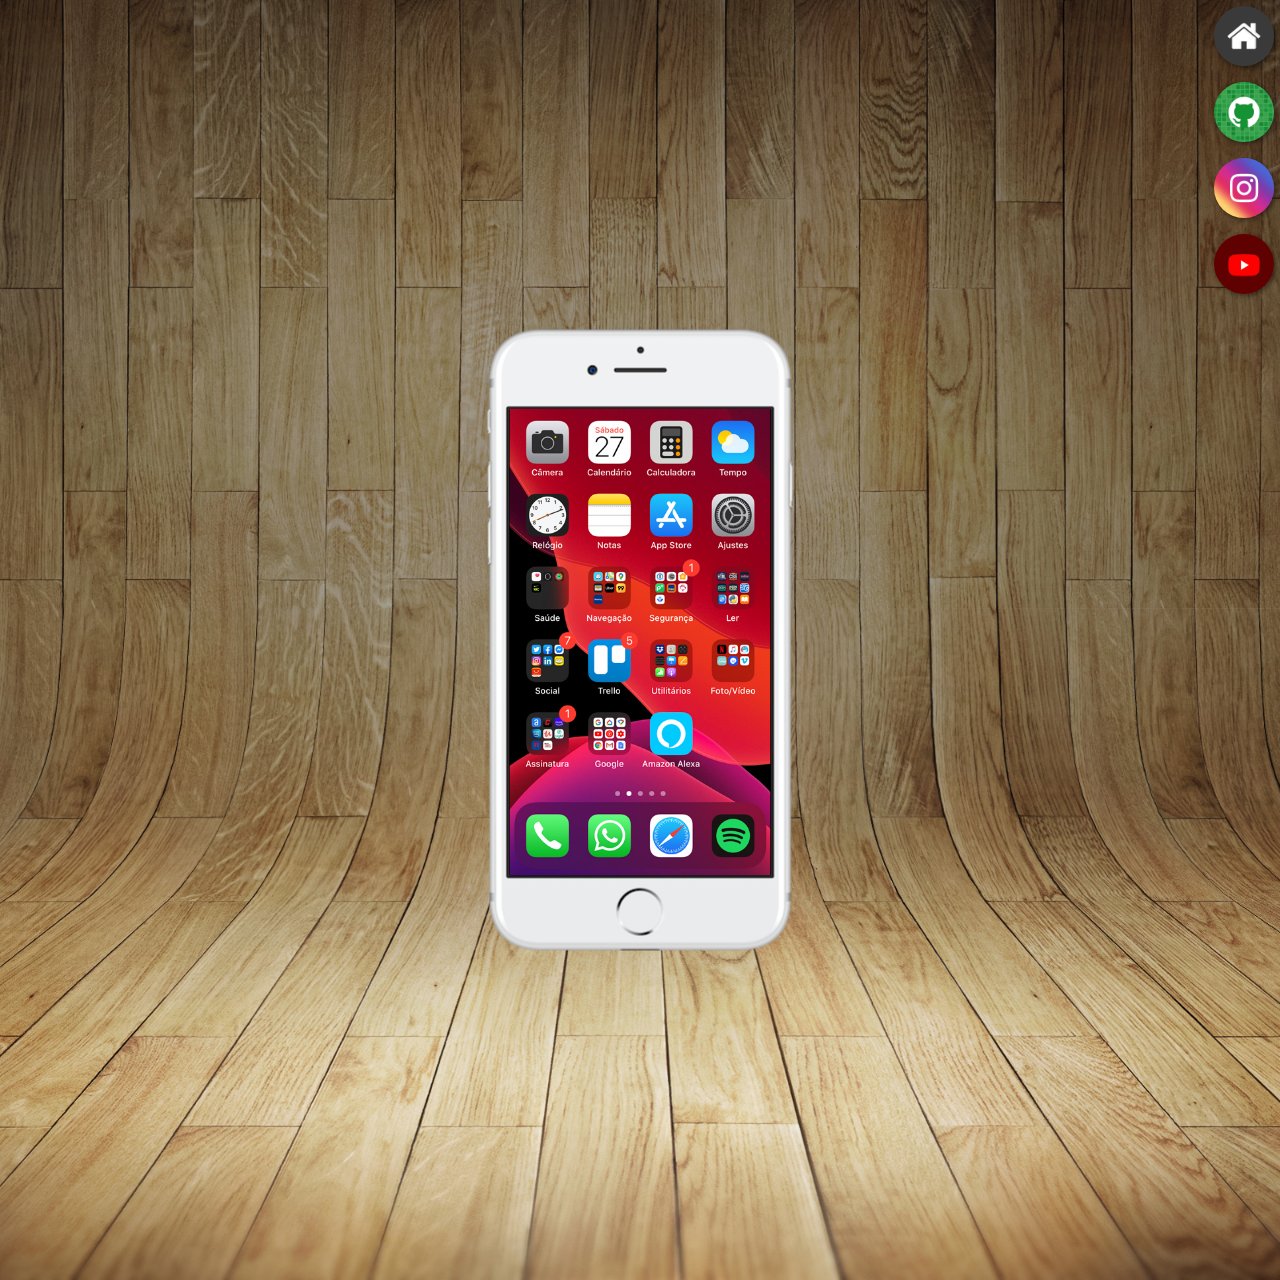
<file: index.html>
<!DOCTYPE html>
<html lang="pt-br">
<head>
    <meta charset="UTF-8">
    <meta http-equiv="X-UA-Compatible" content="IE=edge">
    <meta name="viewport" content="width=device-width, initial-scale=1.0">
    <link rel="shortcut icon" href="favicon.ico" type="image/x-icon">
    <link rel="stylesheet" href="estilo/style.css">
    <title>Projeto redes Sociais</title>
</head>
<body>
    <main>
        <section id="celular">
            <iframe src="home.html" frameborder="0" name="tela" id="tela"></iframe>
            
        </section>
        <section id="redes-sociais">
            <a href="home.html" target="tela"> <img src="imagens/logo-home.jpg" alt="home"></a><br>
            <a href="github.html" target="tela"> <img src="imagens/logo-github.jpg" alt="home"></a><br>
            <a href="instagram.html" target="tela"> <img src="imagens/logo-instagram.jpg" alt="home"></a><br>
            <a href="youtube.html" target="tela"> <img src="imagens/logo-youtube.jpg" alt="home"></a>
        </section>

    </main>
</body>
</html>
</file>
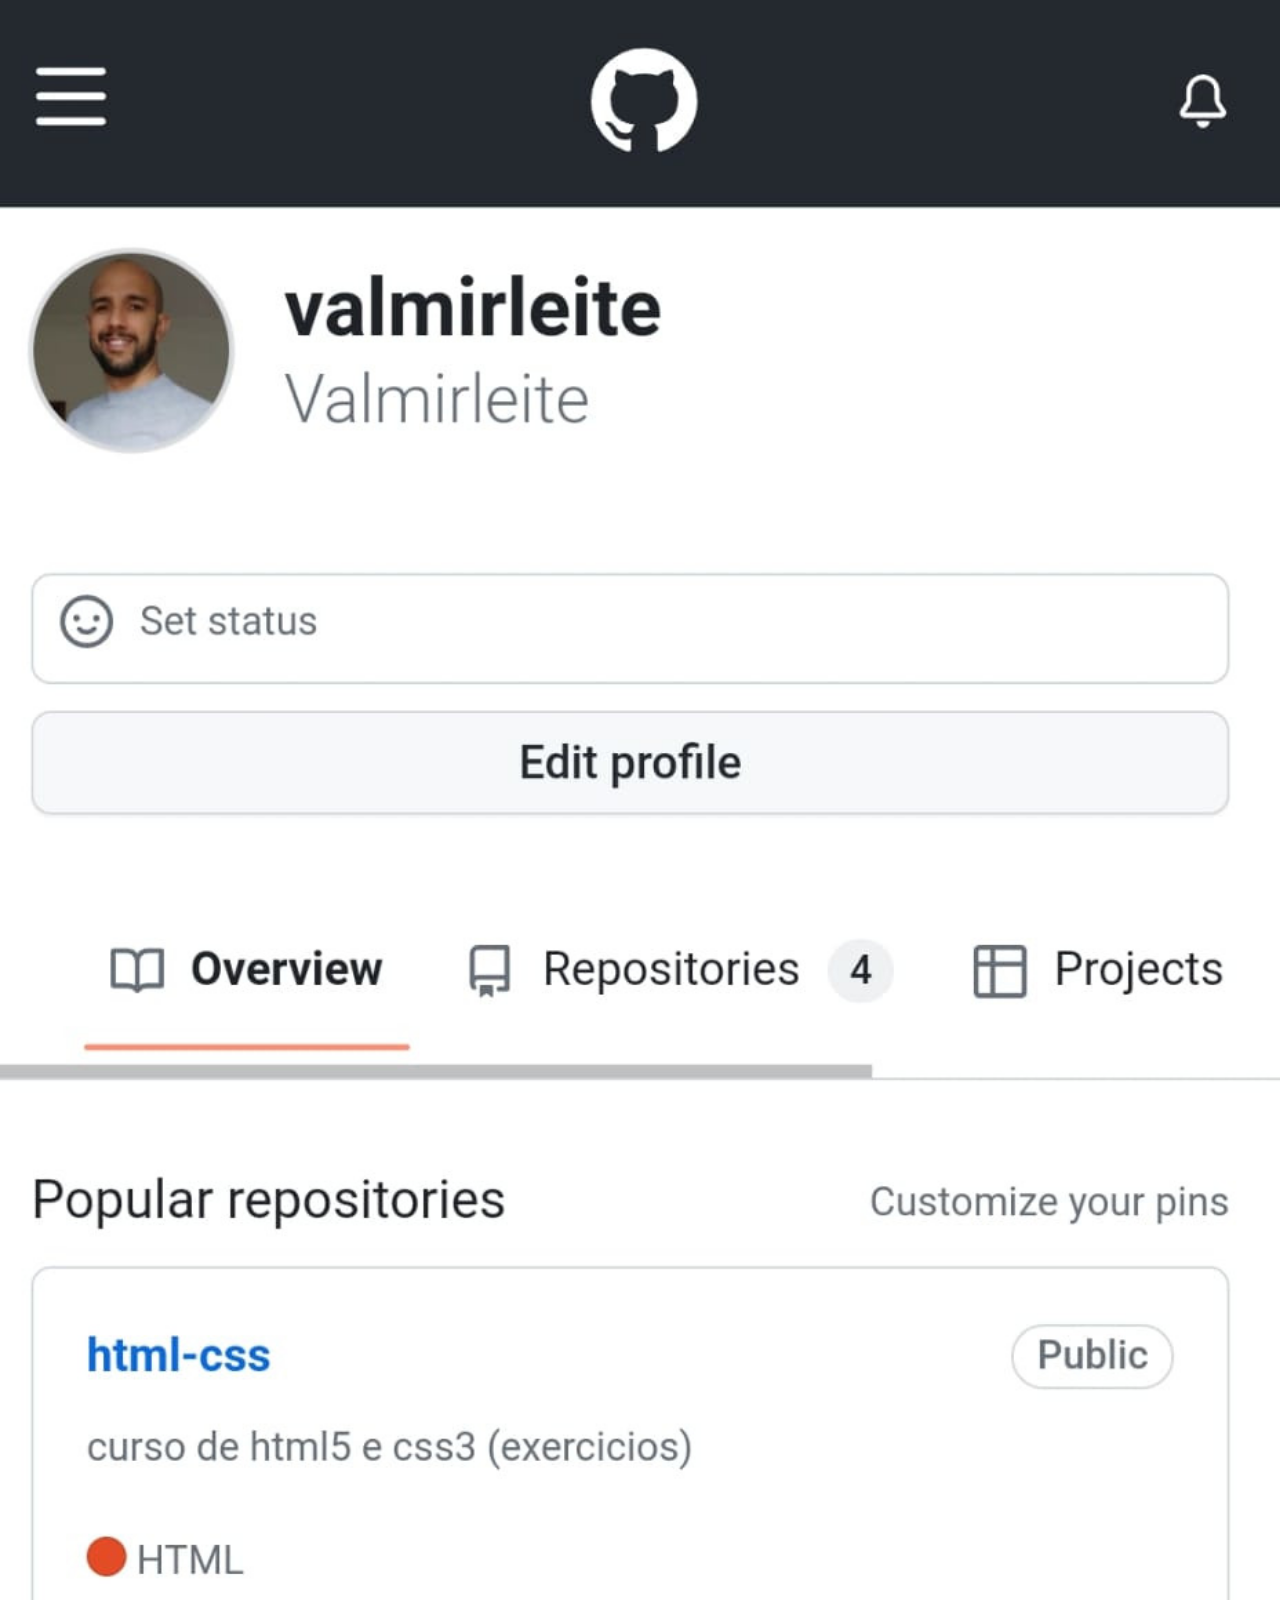
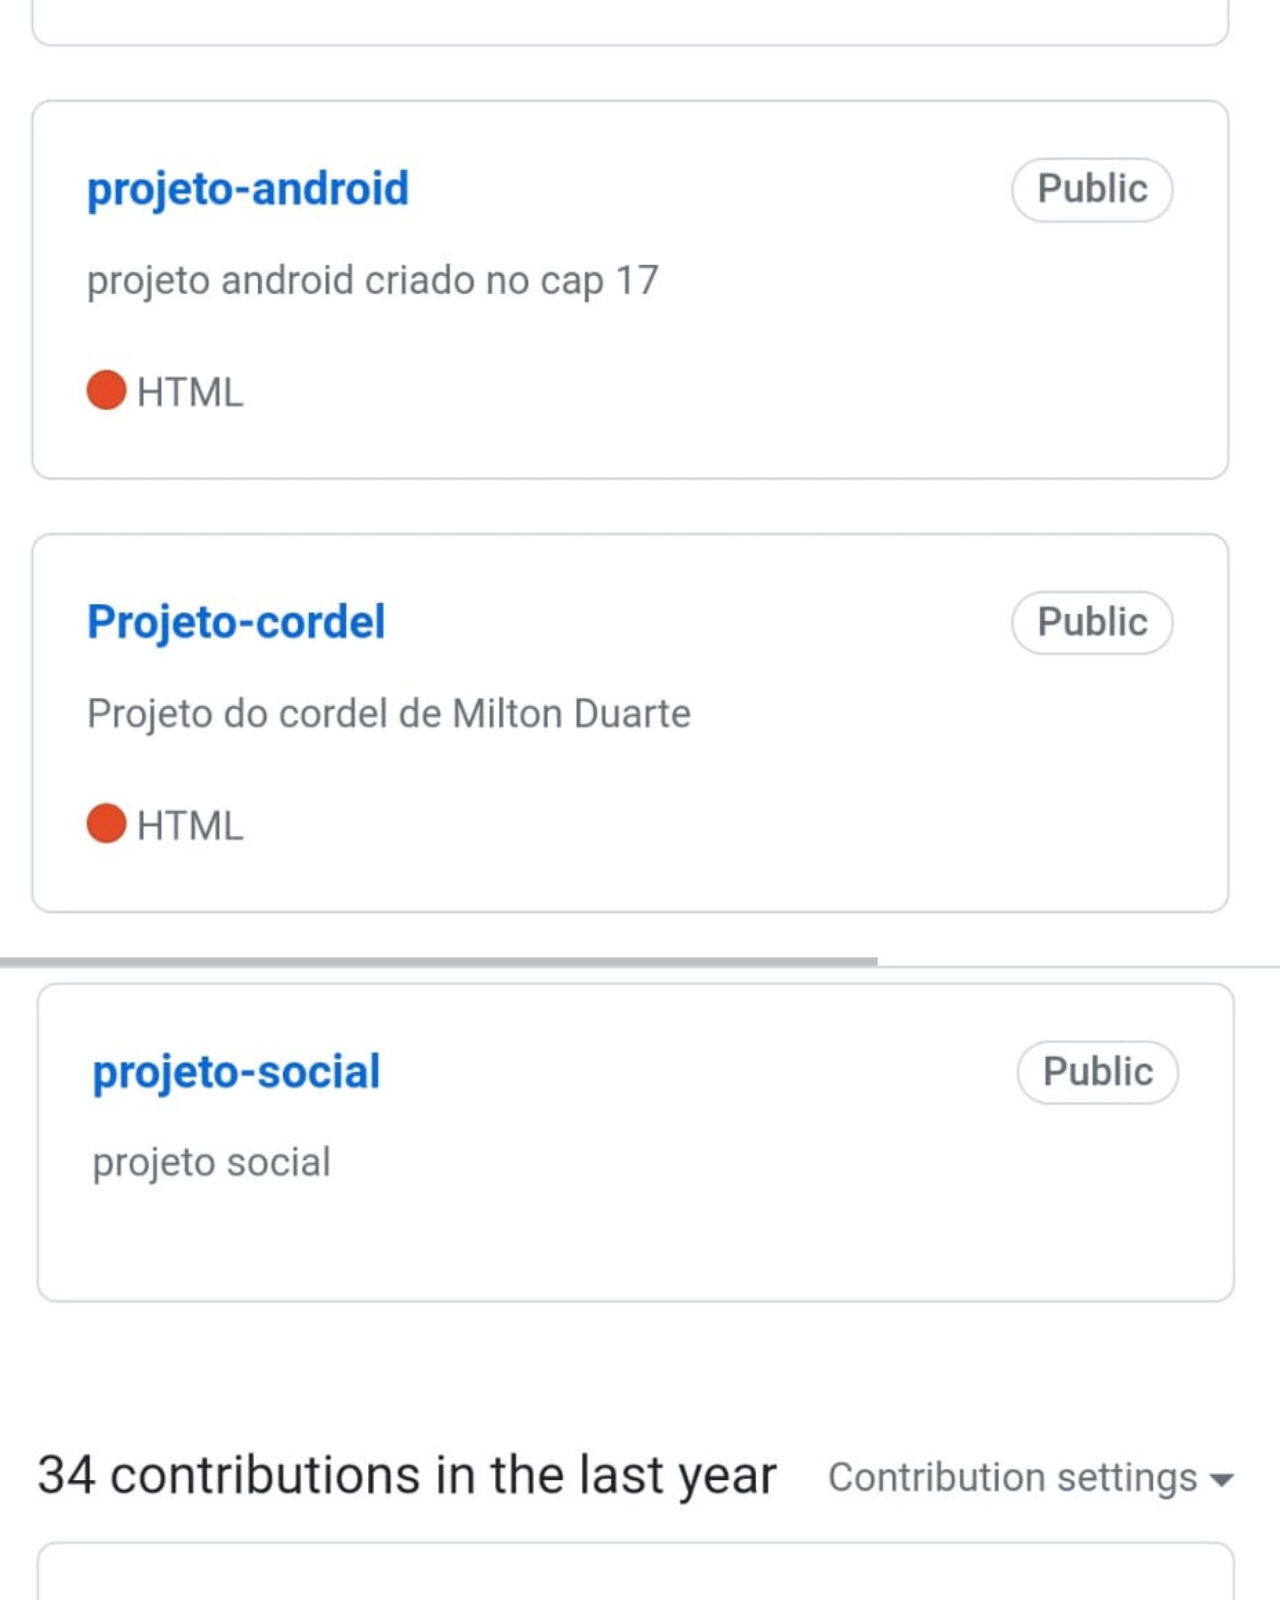
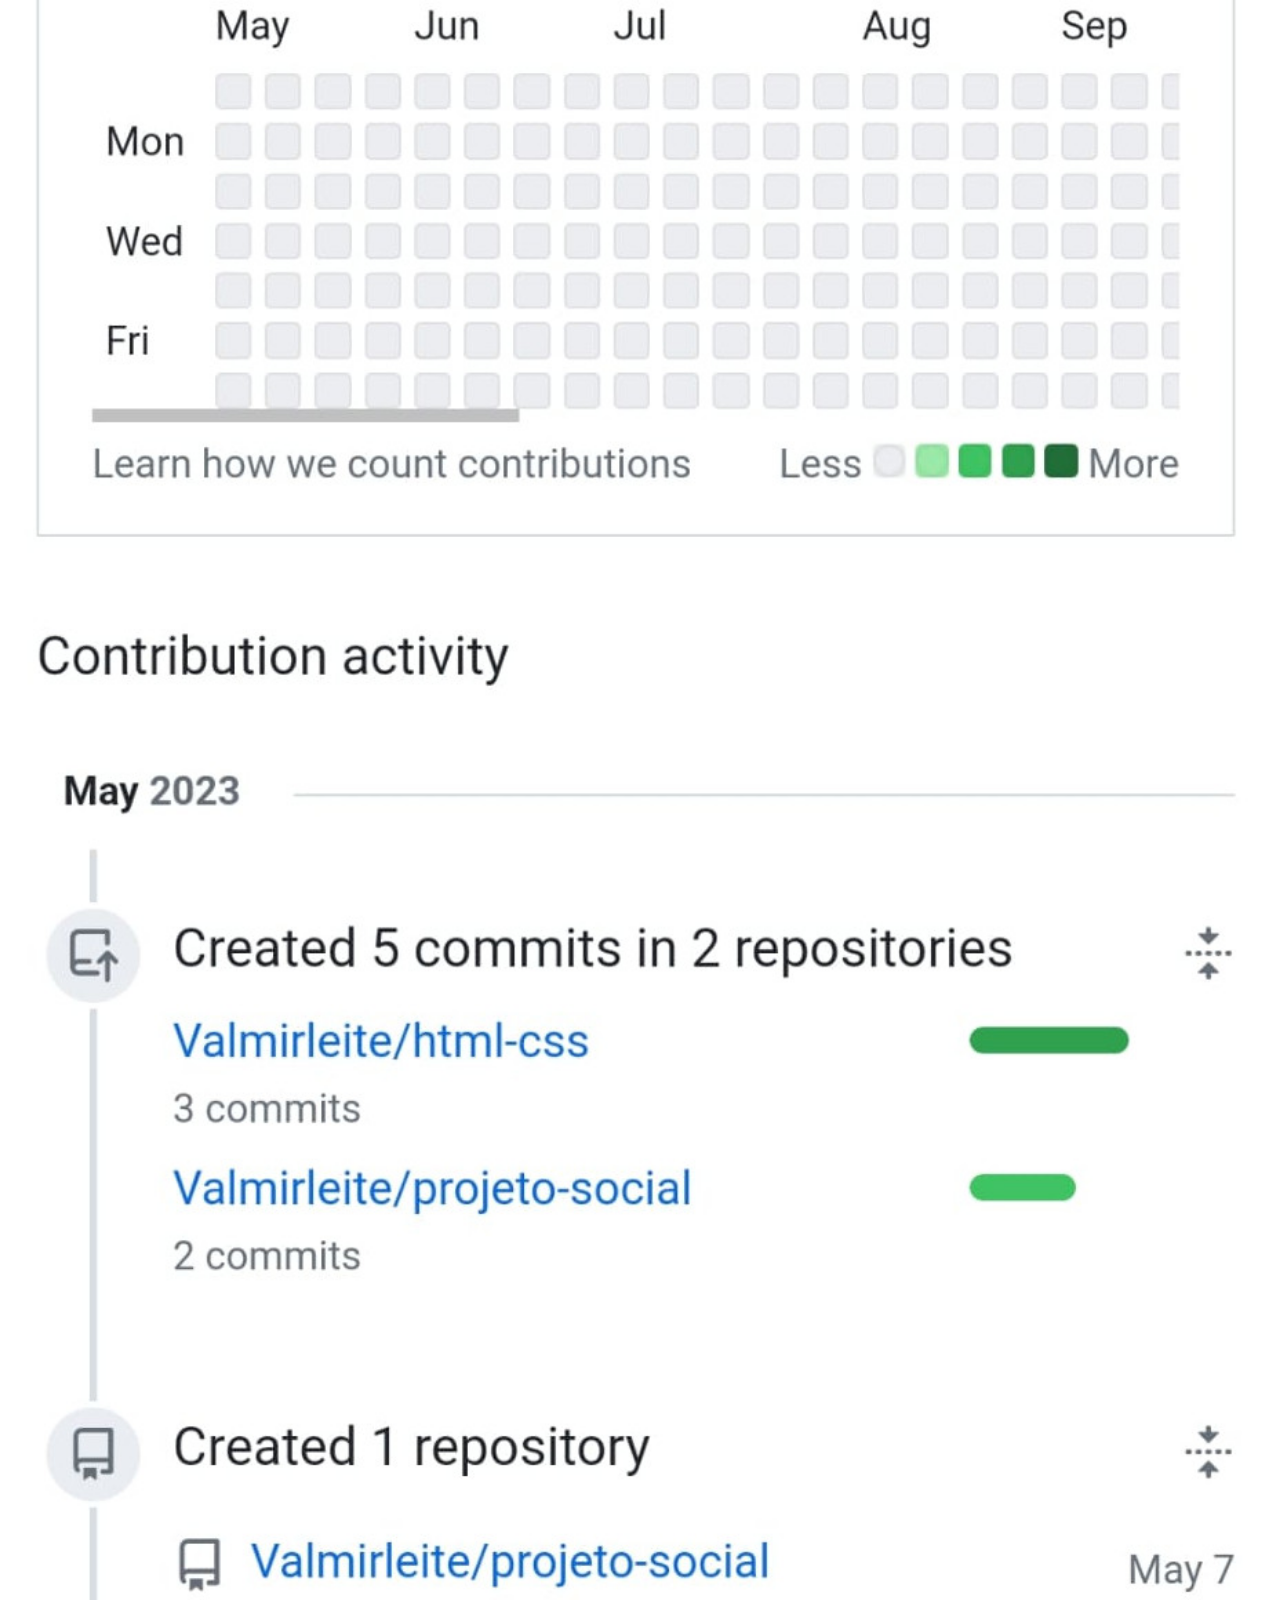
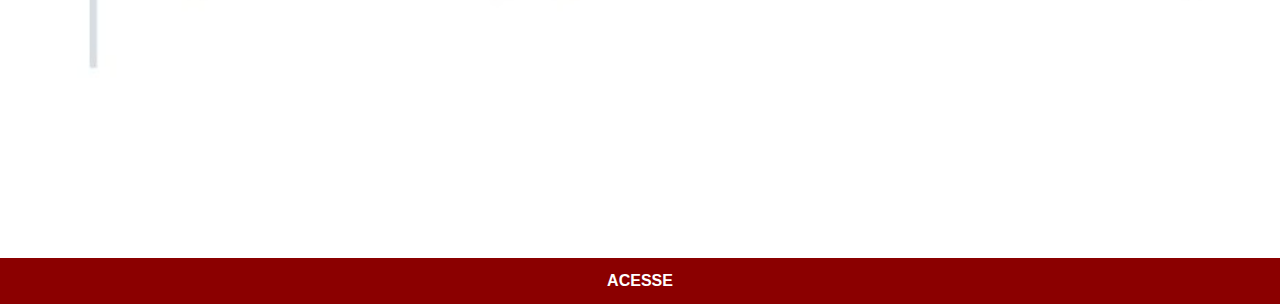
<file: github.html>
<!DOCTYPE html>
<html lang="pt-br">
<head>
    <meta charset="UTF-8">
    <meta http-equiv="X-UA-Compatible" content="IE=edge">
    <meta name="viewport" content="width=device-width, initial-scale=1.0">
    <link rel="stylesheet" href="estilo/social.css">
    <title>Github</title>
    
</head>
<body>
    <img src="imagens/tela-github01.jpeg" alt="Github">
    <a href="https://github.com/Valmirleite" target="_blank">ACESSE</a>
</body>
</html>
</file>
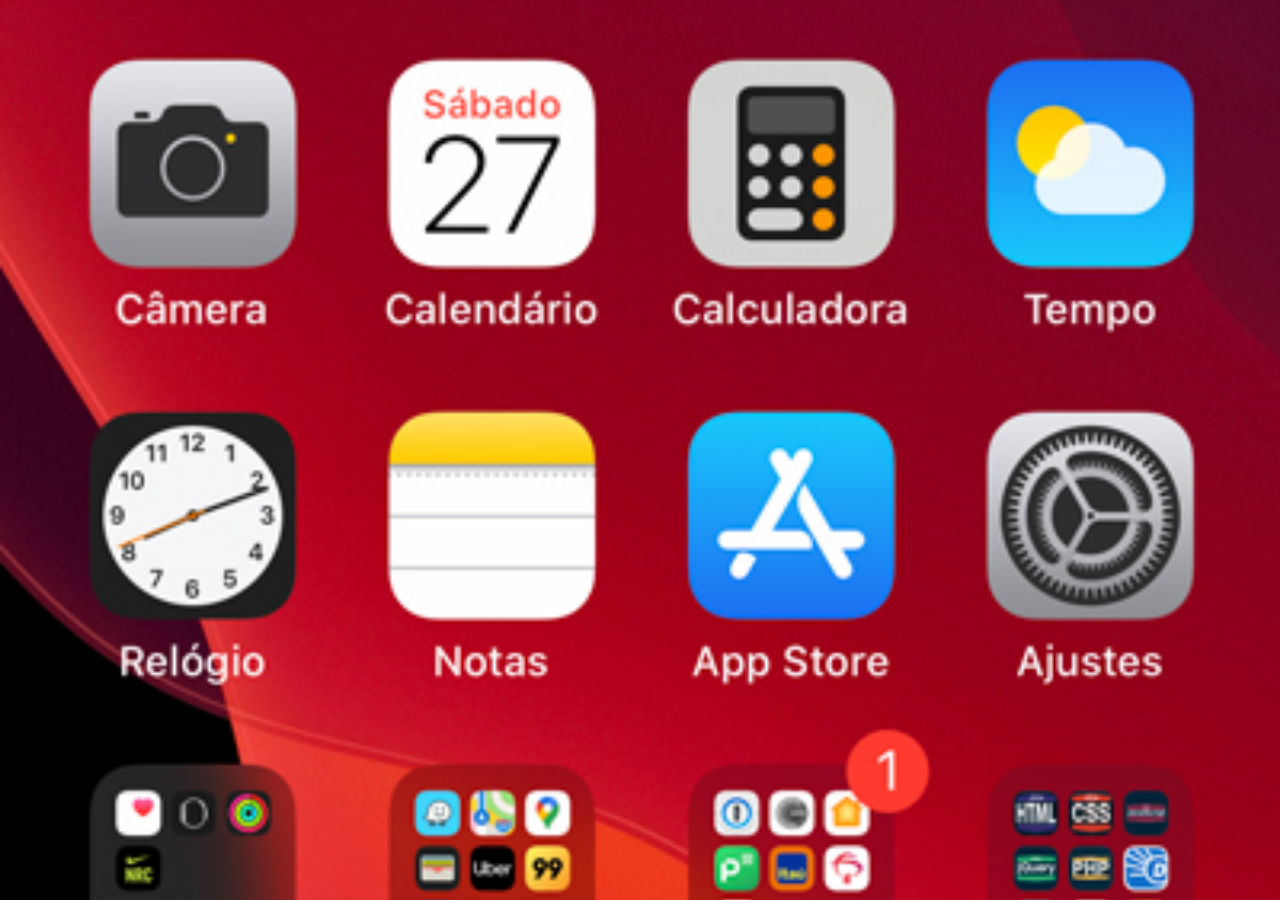
<file: home.html>
<!DOCTYPE html>
<html lang="pt-br">
<head>
    <meta charset="UTF-8">
    <meta http-equiv="X-UA-Compatible" content="IE=edge">
    <meta name="viewport" content="width=device-width, initial-scale=1.0">
    <title>home</title>
</head>
<style>
    *{
        padding: 0px;
        margin: 0px;
    }
    body{
        width: 100vw;
        height: 100vh;
        background: black url('imagens/tela-home.jpg') no-repeat top center;
        background-size: cover;
    }
</style>
<body>
    
</body>
</html>
</file>
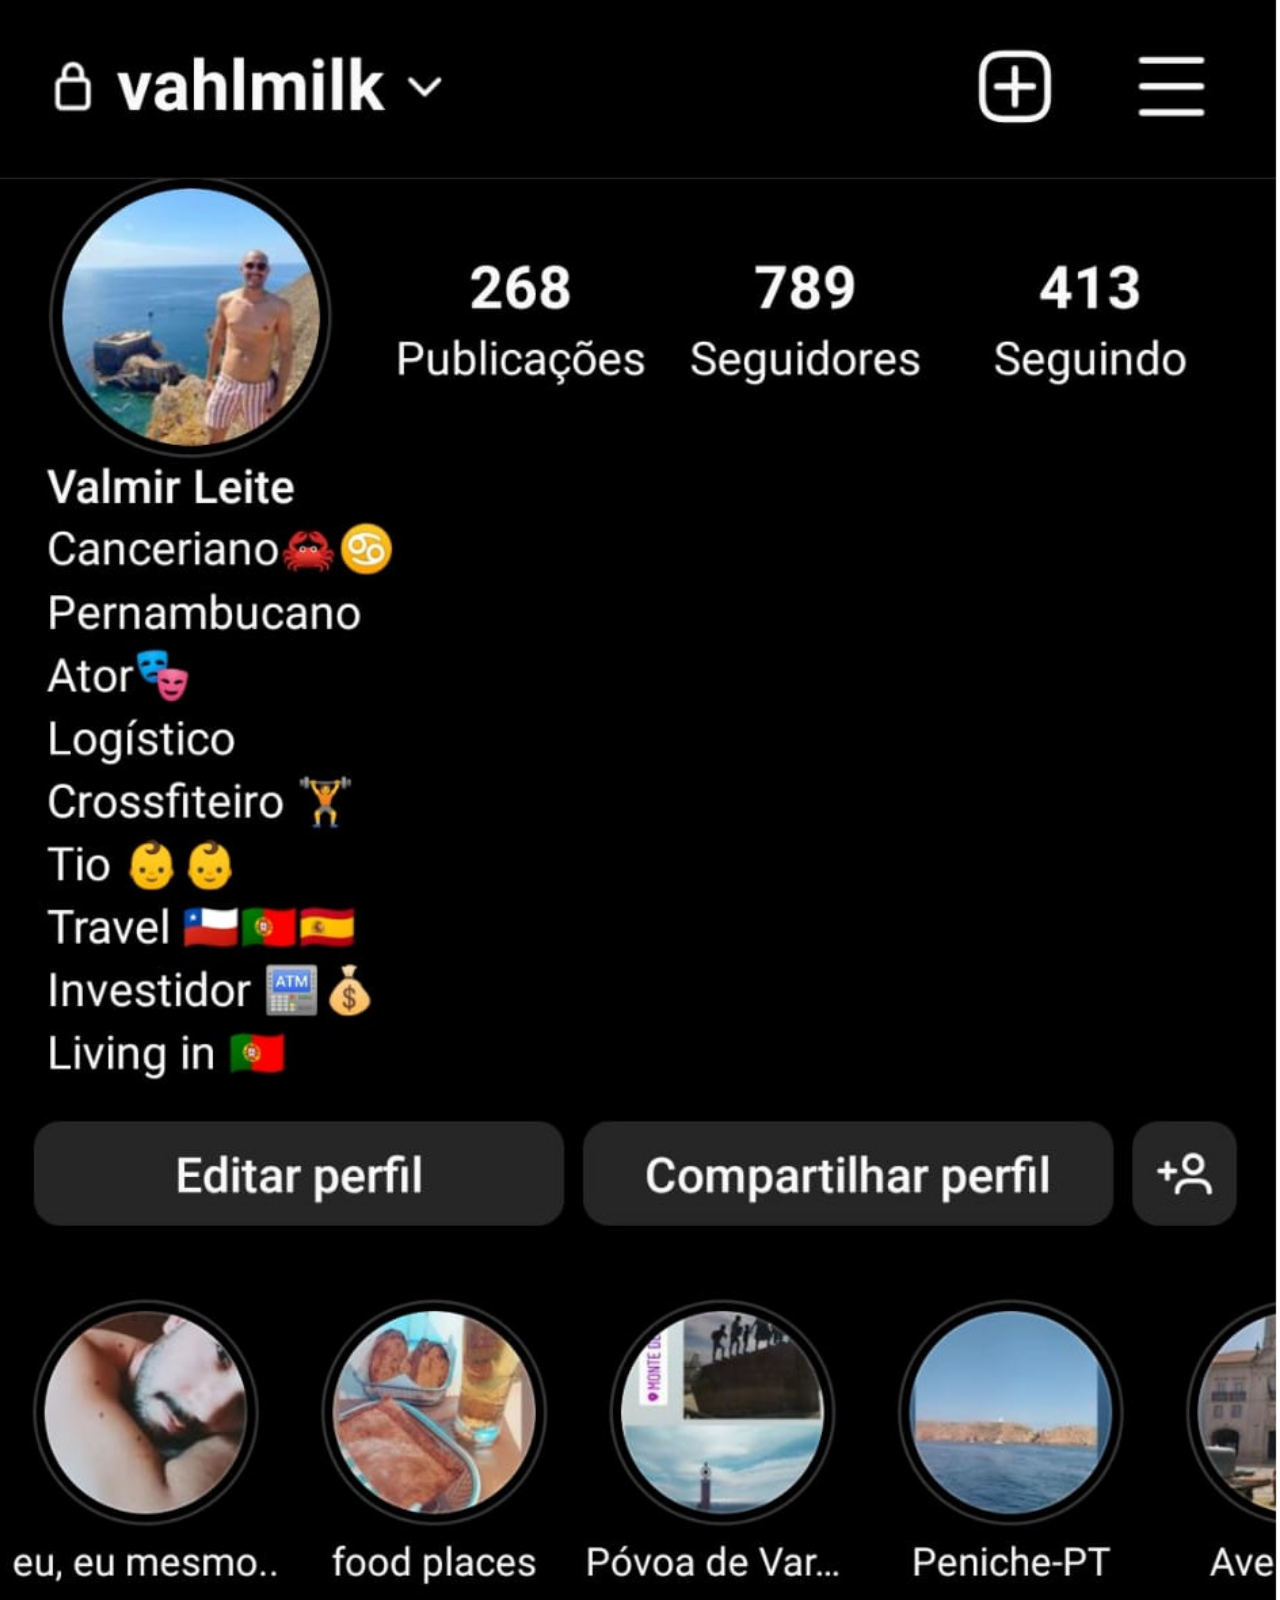
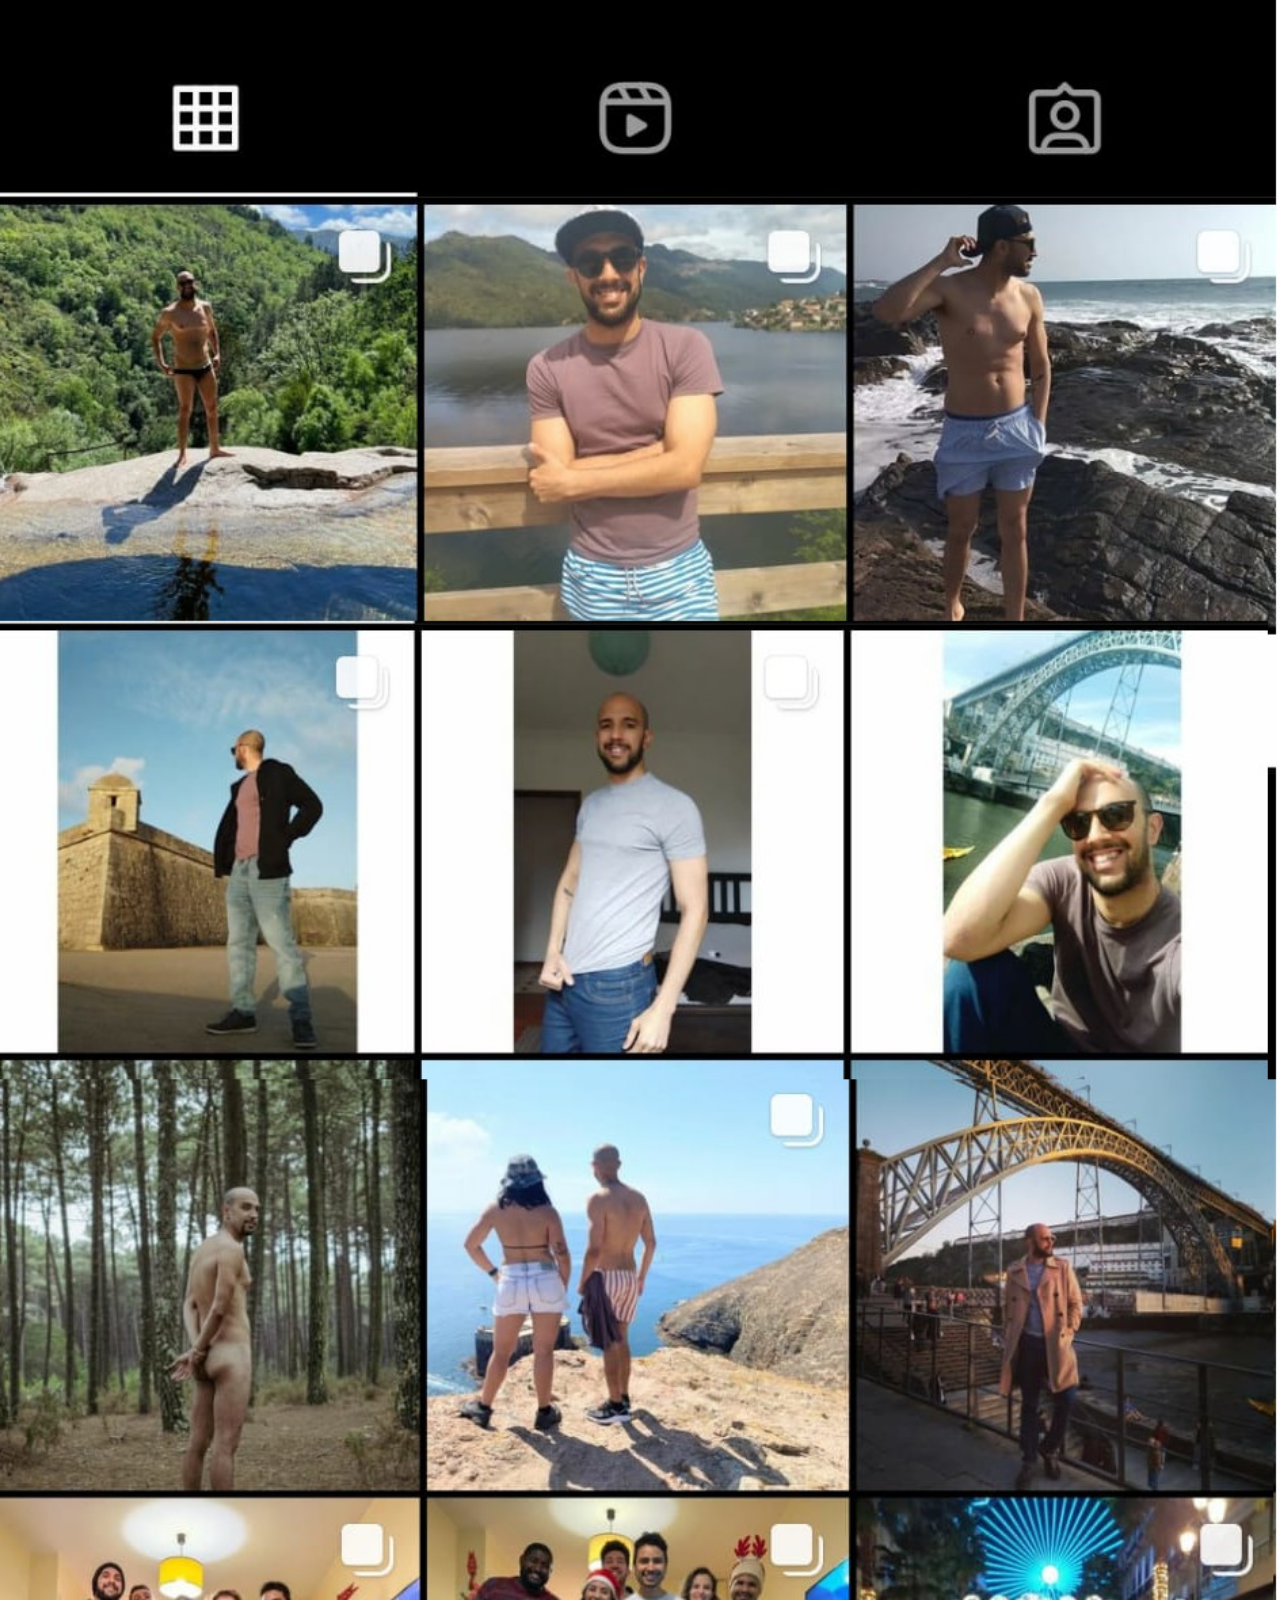
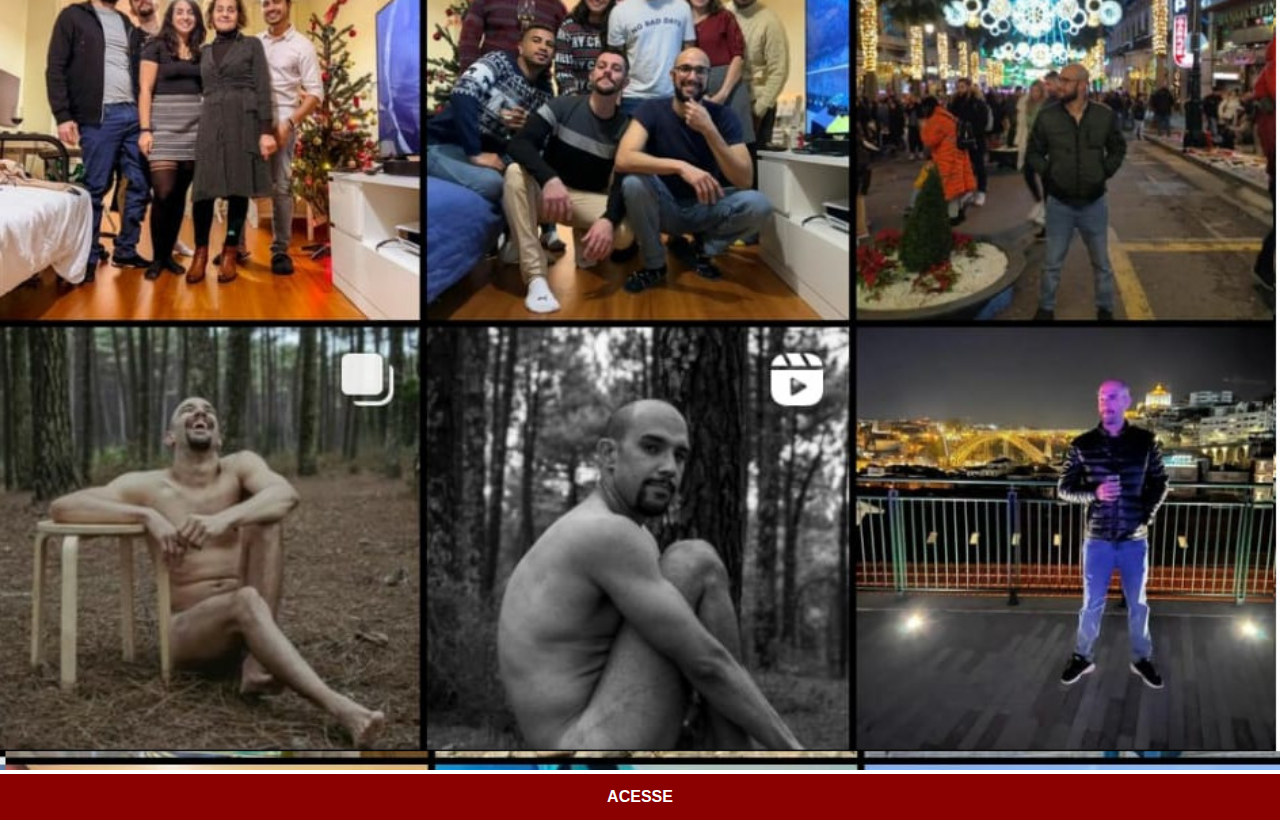
<file: instagram.html>
<!DOCTYPE html>
<html lang="pt-br">
<head>
    <meta charset="UTF-8">
    <meta http-equiv="X-UA-Compatible" content="IE=edge">
    <meta name="viewport" content="width=device-width, initial-scale=1.0">
    <link rel="stylesheet" href="estilo/social.css">
    <title>intagram</title>
</head>
<body>
    <img src="imagens/tela-instagram01.jpeg" alt="Instagram">
    <a href="https://www.instagram.com/vahlmilk/" target="_blank">ACESSE</a>
</body>
</html>
</file>
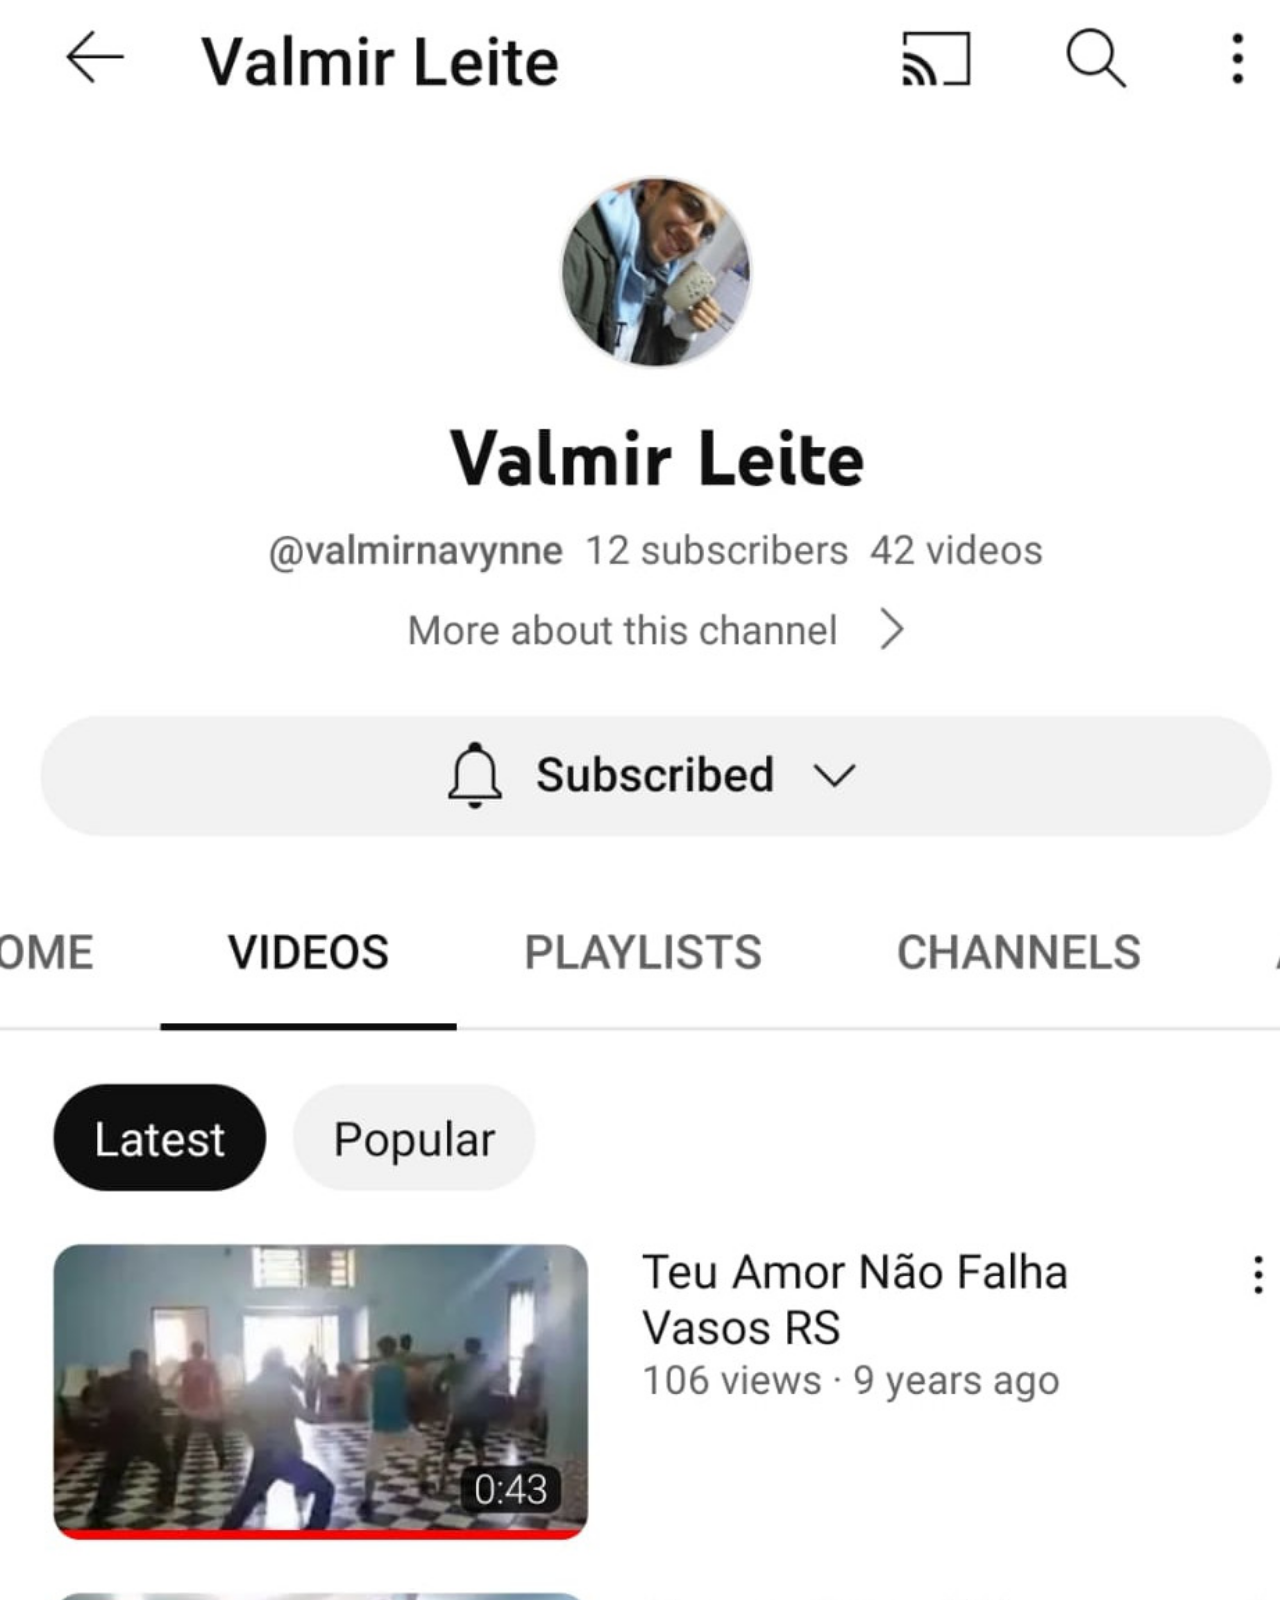
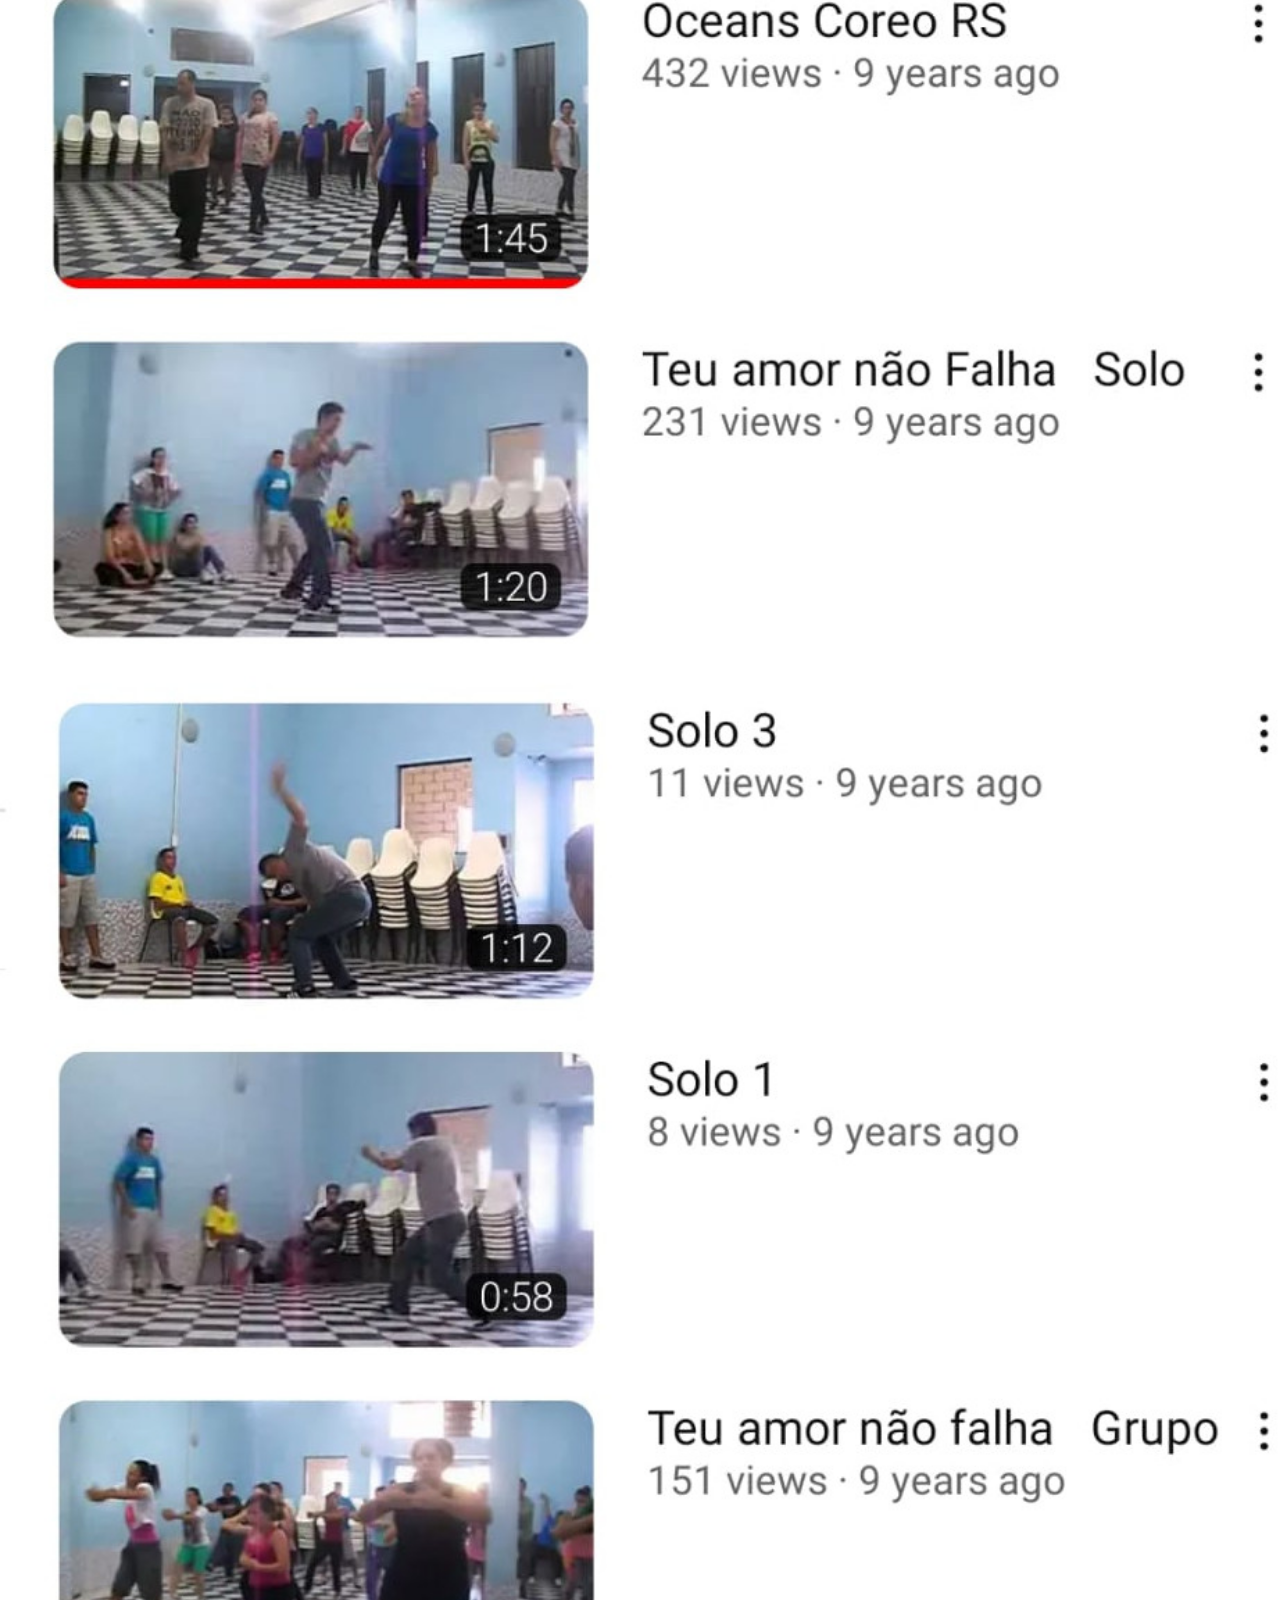
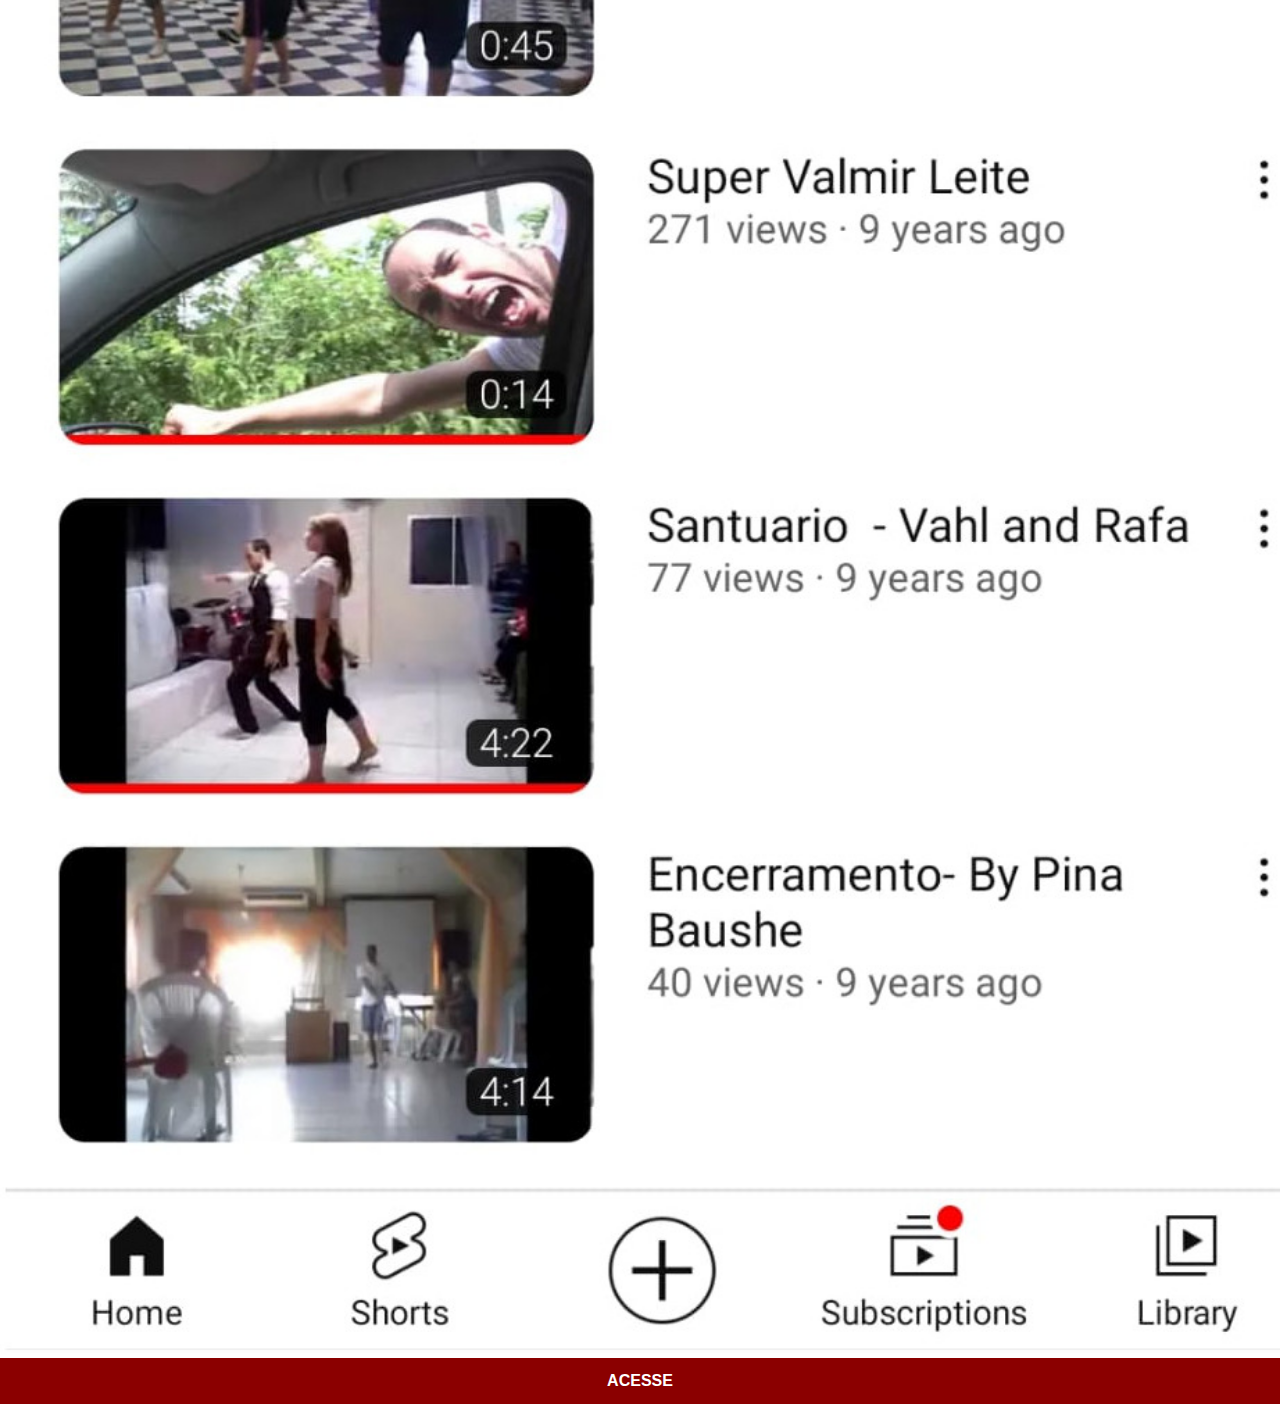
<file: youtube.html>
<!DOCTYPE html>
<html lang="pt-br">
<head>
    <meta charset="UTF-8">
    <meta http-equiv="X-UA-Compatible" content="IE=edge">
    <meta name="viewport" content="width=device-width, initial-scale=1.0">
    <link rel="stylesheet" href="estilo/social.css">
    <title>Youtube</title>
</head>
<body>
    <img src="imagens/tela-youtube01.jpeg" alt="Youtube">
    <a href="https://www.youtube.com/@valmirnavynne" target="_blank">ACESSE</a>
</body>
</html>
</file>
<file: estilo/style.css>
@charset 'UTF-8';

*{
    margin: 0px;
    padding: 0px;
}
html, body{
    height: 100vw;
    width: 100vw;
}
body{
    background: url('../imagens/fundo-madeira.jpg') no-repeat top center;
    background-size: cover;
}
main{
    position: relative;
    height: 100vw;
}
section#celular{
    position: absolute;
    top: 50%;
    left: 50%;
    transform: translate(-50%, -50%);
    height: 627px;
    width: 311px;
    background: url('../imagens/frame-iphone.png') ;
}
iframe#tela{
    position: relative;
    top: 13%;
    left: 8%;
    height: 467px;
    width: 261px;
    background-size: cover;
}
section#redes-sociais{
    text-align: right;
}
section#redes-sociais img{
    width: 60px;
    margin: 6px;
    border-radius: 50%;
    box-shadow: 2px 2px 5px rgba(0, 0, 0, 0.473);
    box-sizing: border-box;
}
section#redes-sociais img:hover{
    border: 2px solid rgba(255, 255, 255, 0.514);
    transform: translate(-3px, -3px);
    box-shadow: 3px 3px 4px rgba(0, 0, 0, 0.438);
    transition: 0.4s;
}
</file>
<file: estilo/social.css>
@charset 'UTF-8';

*{
    margin: 0px;
    padding: 0px;
    font-family: Arial, Helvetica, sans-serif;
}
::-webkit-scrollbar{
    width: 0;
    height: 0;
}
img{
    width: 100vw;
}
a{
    display: block;
    background-color: darkred;
    color: white;
    text-align: center;
    text-decoration: none;
    font-weight: bold;
    padding: 14px;
}
a:hover{
    background-color: red;
}
</file>
